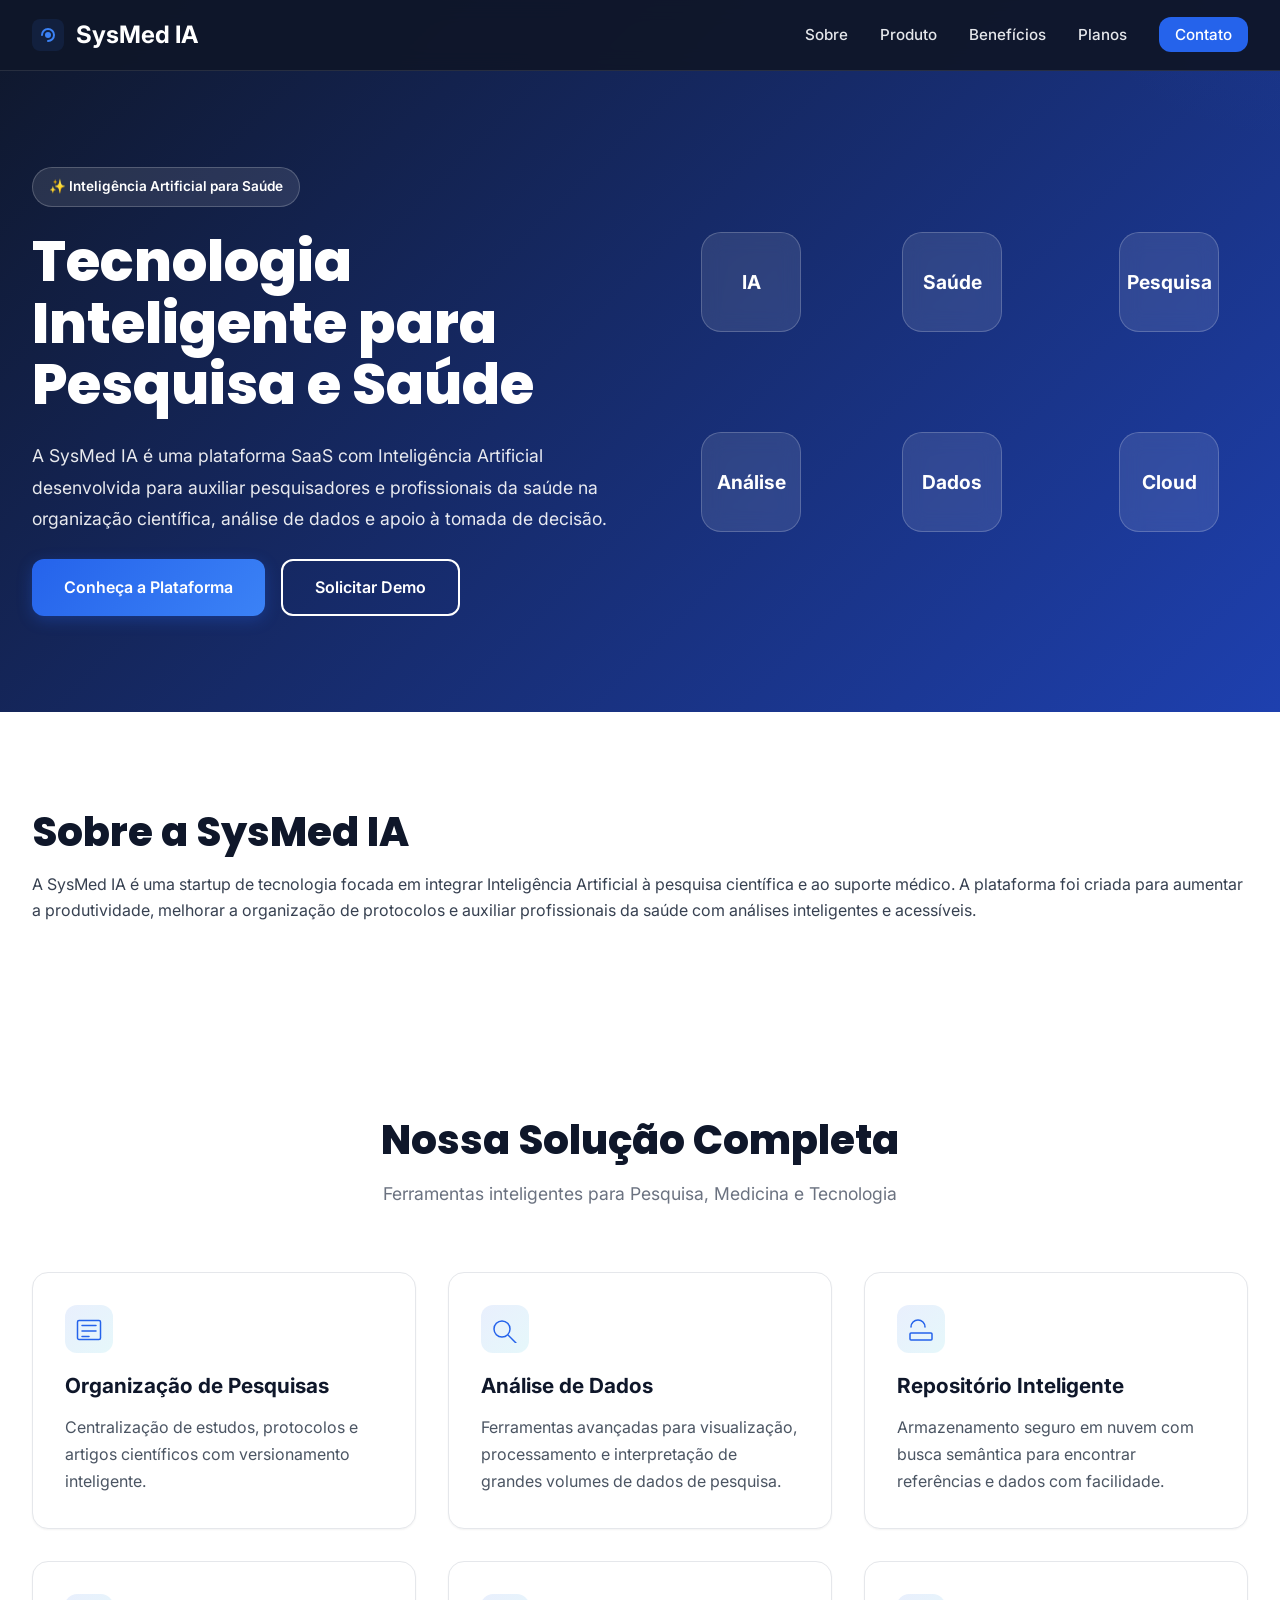
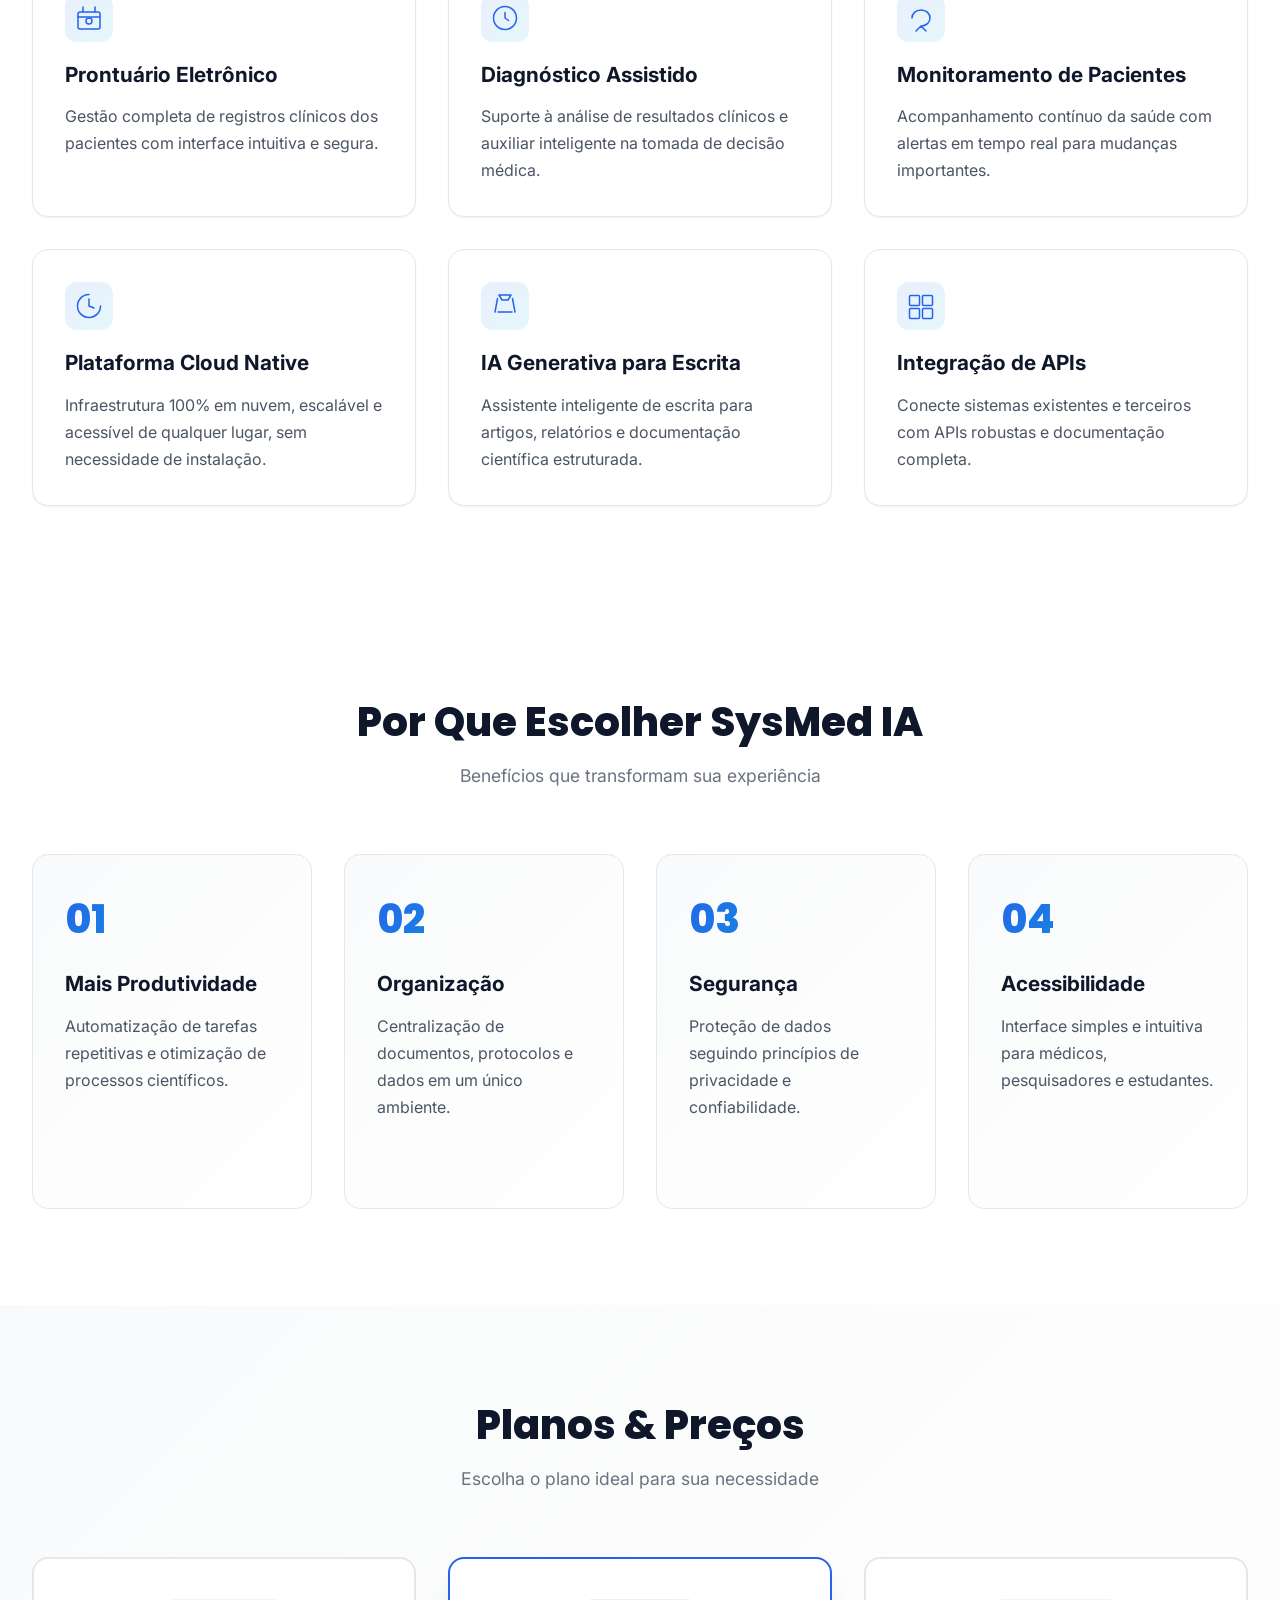
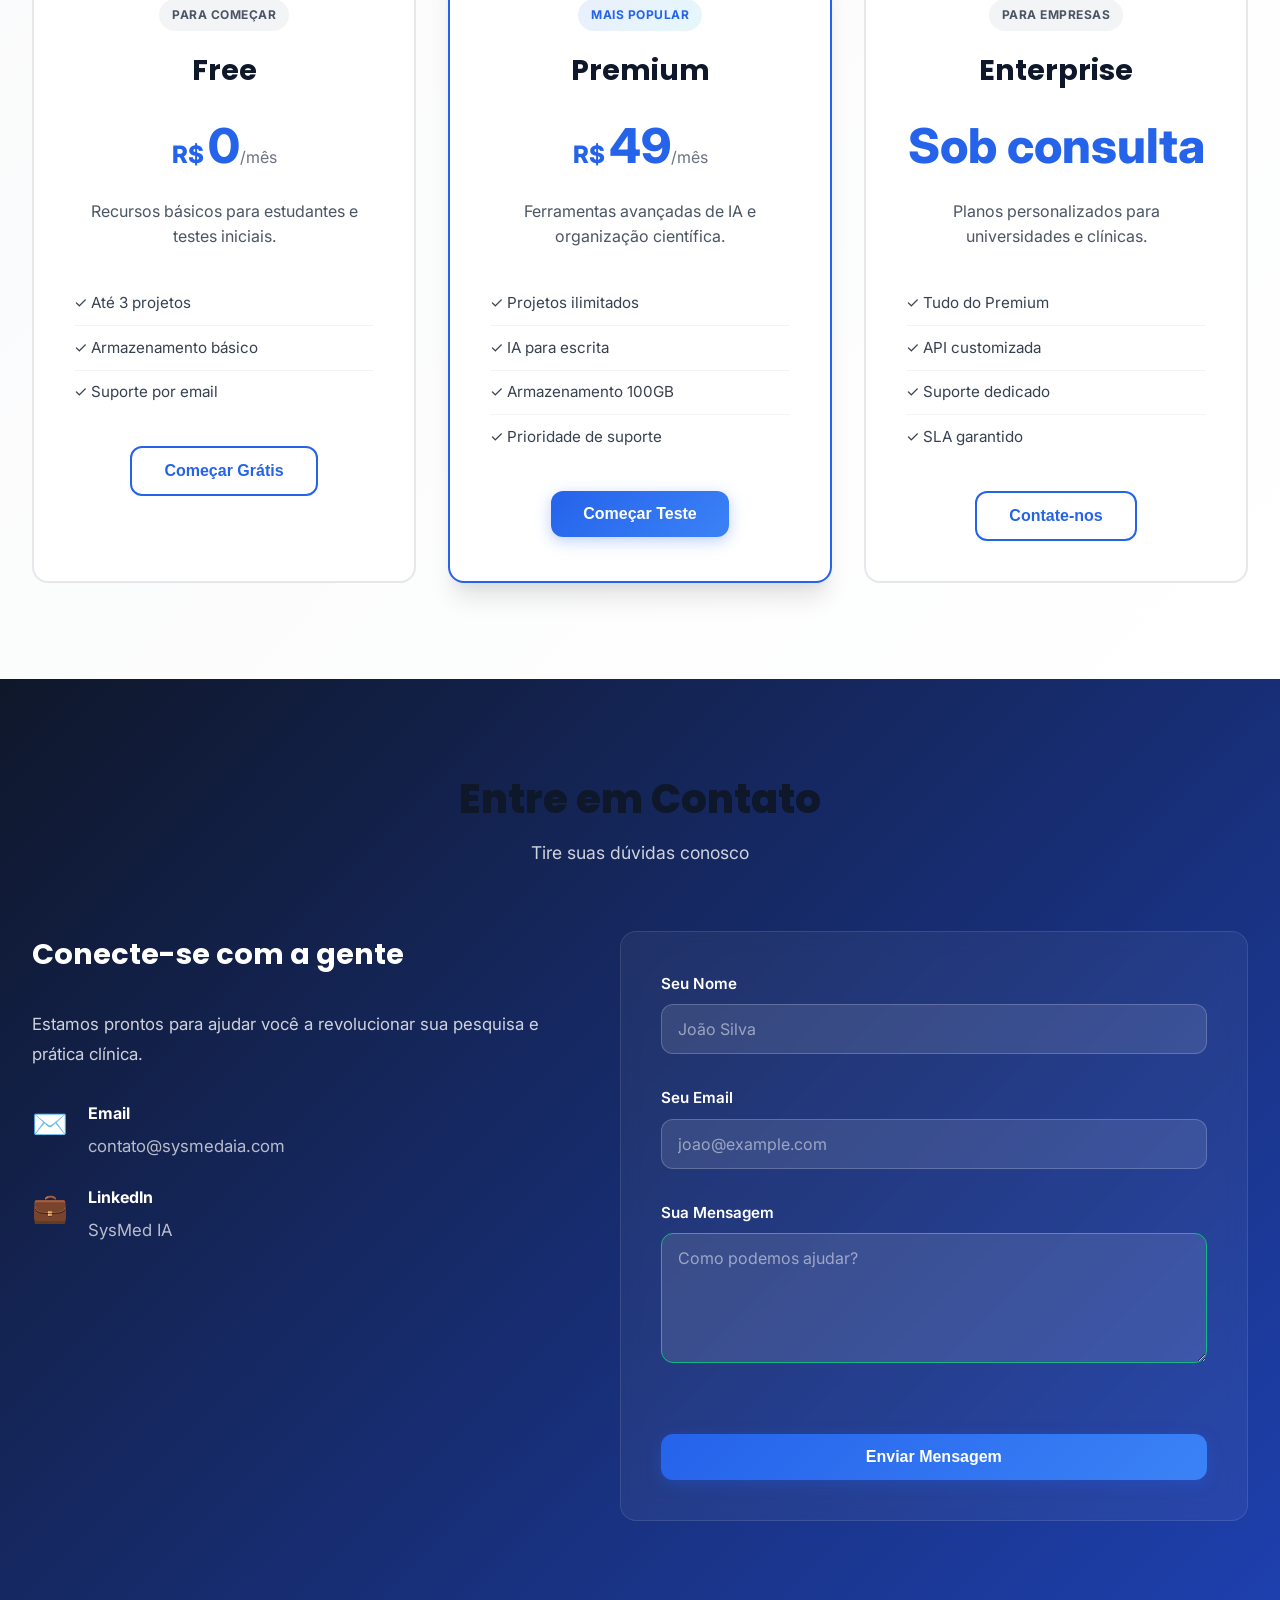
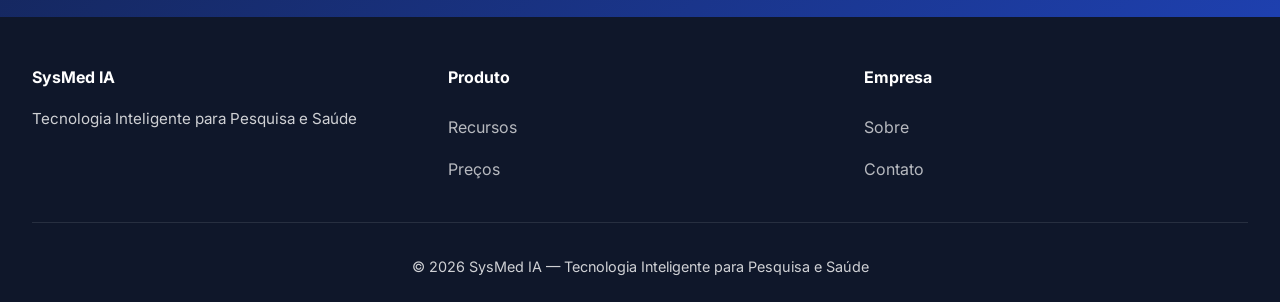
<file: index.html>
<!doctype html>
<html lang="pt-BR">
  <head>
    <meta charset="UTF-8" />
    <meta name="viewport" content="width=device-width, initial-scale=1.0" />
    <title>SysMed IA - Plataforma de IA para Saúde e Pesquisa</title>
    <link rel="stylesheet" href="style.css" />
    <link rel="shortcut icon" href="assets/LogoSisMed.png"/>
    <link rel="preconnect" href="https://fonts.googleapis.com" />
    <link rel="preconnect" href="https://fonts.gstatic.com" crossorigin />
    <link
      href="https://fonts.googleapis.com/css2?family=Inter:wght@300;400;500;600;700&family=Poppins:wght@600;700;800&display=swap"
      rel="stylesheet"
    />
  </head>

  <body>
    <!-- Tela de Loading -->
    <div id="loading-screen" aria-hidden="false">
      <div class="loader-wrap">
        <img src="assets/LogoSisMed.png" alt="SysMed IA" class="loader-logo" />
        <div class="loader-text">Carregando SysMed IA</div>
        <div
          class="loader-bar"
          role="progressbar"
          aria-valuemin="0"
          aria-valuemax="100"
          aria-valuenow="0"
        >
          <div class="loader-bar-fill"></div>
        </div>
      </div>
    </div>

    <header>
      <nav class="navbar">
        <div class="nav-content">
          <div class="logo">
            <svg
              width="32"
              height="32"
              viewBox="0 0 32 32"
              fill="none"
              xmlns="http://www.w3.org/2000/svg"
            >
              <rect
                width="32"
                height="32"
                rx="8"
                fill="currentColor"
                opacity="0.1"
              />
              <path
                d="M10 16C10 12.686 12.686 10 16 10C19.314 10 22 12.686 22 16C22 19.314 19.314 22 16 22"
                stroke="currentColor"
                stroke-width="2"
                stroke-linecap="round"
              />
              <circle cx="16" cy="16" r="3" fill="currentColor" />
            </svg>
            <span>SysMed IA</span>
          </div>

          <ul class="nav-links">
            <li><a href="#sobre">Sobre</a></li>
            <li><a href="#produto">Produto</a></li>
            <li><a href="#beneficios">Benefícios</a></li>
            <li><a href="#planos">Planos</a></li>
            <li><a href="#contato" class="nav-cta">Contato</a></li>
          </ul>
        </div>
      </nav>

      <div class="hero">
        <div class="hero-content">
          <div class="hero-badge">✨ Inteligência Artificial para Saúde</div>
          <h1>Tecnologia Inteligente para Pesquisa e Saúde</h1>
          <p>
            A SysMed IA é uma plataforma SaaS com Inteligência Artificial
            desenvolvida para auxiliar pesquisadores e profissionais da saúde na
            organização científica, análise de dados e apoio à tomada de
            decisão.
          </p>
          <div class="hero-buttons">
            <a href="#produto" class="btn btn-primary">Conheça a Plataforma</a>
            <a href="#contato" class="btn btn-secondary">Solicitar Demo</a>
          </div>
        </div>
        <div class="hero-visual">
          <div class="floating-card">IA</div>
          <div class="floating-card card-2">Saúde</div>
          <div class="floating-card card-3">Pesquisa</div>
          <div class="floating-card card-4">Análise</div>
          <div class="floating-card card-5">Dados</div>
          <div class="floating-card card-6">Cloud</div>
        </div>
      </div>
    </header>

    <section id="sobre">
      <h2 class="section-title">Sobre a SysMed IA</h2>

      <p>
        A SysMed IA é uma startup de tecnologia focada em integrar Inteligência
        Artificial à pesquisa científica e ao suporte médico. A plataforma foi
        criada para aumentar a produtividade, melhorar a organização de
        protocolos e auxiliar profissionais da saúde com análises inteligentes e
        acessíveis.
      </p>
    </section>

    <section id="produto" class="features-section">
      <div class="section-header">
        <h2 class="section-title">Nossa Solução Completa</h2>
        <p class="section-subtitle">
          Ferramentas inteligentes para Pesquisa, Medicina e Tecnologia
        </p>
      </div>

      <div class="cards">
        <!-- PESQUISA -->
        <div class="card">
          <div class="card-icon">
            <svg
              width="28"
              height="28"
              viewBox="0 0 28 28"
              fill="none"
              xmlns="http://www.w3.org/2000/svg"
            >
              <path
                d="M7 10.5H21M7 16H21M7 21.5H14M4 5.5H24C24.8284 5.5 25.5 6.17157 25.5 7V23C25.5 23.8284 24.8284 24.5 24 24.5H4C3.17157 24.5 2.5 23.8284 2.5 23V7C2.5 6.17157 3.17157 5.5 4 5.5Z"
                stroke="currentColor"
                stroke-width="1.5"
                stroke-linecap="round"
                stroke-linejoin="round"
              />
            </svg>
          </div>
          <h3>Organização de Pesquisas</h3>
          <p>
            Centralização de estudos, protocolos e artigos científicos com
            versionamento inteligente.
          </p>
        </div>

        <div class="card">
          <div class="card-icon">
            <svg
              width="28"
              height="28"
              viewBox="0 0 28 28"
              fill="none"
              xmlns="http://www.w3.org/2000/svg"
            >
              <circle
                cx="11"
                cy="14"
                r="8"
                stroke="currentColor"
                stroke-width="1.5"
              />
              <path
                d="M17.5 20.5L25 28"
                stroke="currentColor"
                stroke-width="1.5"
                stroke-linecap="round"
              />
            </svg>
          </div>
          <h3>Análise de Dados</h3>
          <p>
            Ferramentas avançadas para visualização, processamento e
            interpretação de grandes volumes de dados de pesquisa.
          </p>
        </div>

        <div class="card">
          <div class="card-icon">
            <svg
              width="28"
              height="28"
              viewBox="0 0 28 28"
              fill="none"
              xmlns="http://www.w3.org/2000/svg"
            >
              <path
                d="M4 12C4 8.13401 7.13401 5 11 5C14.866 5 18 8.13401 18 12M10 18H24C24.5523 18 25 18.4477 25 19V24C25 24.5523 24.5523 25 24 25H4C3.44772 25 3 24.5523 3 24V19C3 18.4477 3.44772 18 4 18Z"
                stroke="currentColor"
                stroke-width="1.5"
                stroke-linecap="round"
                stroke-linejoin="round"
              />
            </svg>
          </div>
          <h3>Repositório Inteligente</h3>
          <p>
            Armazenamento seguro em nuvem com busca semântica para encontrar
            referências e dados com facilidade.
          </p>
        </div>

        <!-- MEDICINA -->
        <div class="card">
          <div class="card-icon">
            <svg
              width="28"
              height="28"
              viewBox="0 0 28 28"
              fill="none"
              xmlns="http://www.w3.org/2000/svg"
            >
              <rect
                x="3"
                y="8"
                width="22"
                height="17"
                rx="2"
                stroke="currentColor"
                stroke-width="1.5"
              />
              <path
                d="M3 13H25M8 3V8M20 3V8"
                stroke="currentColor"
                stroke-width="1.5"
                stroke-linecap="round"
              />
              <circle
                cx="14"
                cy="17"
                r="3"
                stroke="currentColor"
                stroke-width="1.5"
              />
            </svg>
          </div>
          <h3>Prontuário Eletrônico</h3>
          <p>
            Gestão completa de registros clínicos dos pacientes com interface
            intuitiva e segura.
          </p>
        </div>

        <div class="card">
          <div class="card-icon">
            <svg
              width="28"
              height="28"
              viewBox="0 0 28 28"
              fill="none"
              xmlns="http://www.w3.org/2000/svg"
            >
              <circle
                cx="14"
                cy="14"
                r="11.5"
                stroke="currentColor"
                stroke-width="1.5"
              />
              <path
                d="M14 8.5V14L17.5 16.5"
                stroke="currentColor"
                stroke-width="1.5"
                stroke-linecap="round"
                stroke-linejoin="round"
              />
            </svg>
          </div>
          <h3>Diagnóstico Assistido</h3>
          <p>
            Suporte à análise de resultados clínicos e auxiliar inteligente na
            tomada de decisão médica.
          </p>
        </div>

        <div class="card">
          <div class="card-icon">
            <svg
              width="28"
              height="28"
              viewBox="0 0 28 28"
              fill="none"
              xmlns="http://www.w3.org/2000/svg"
            >
              <path
                d="M5 14C5 9.58172 8.58172 6 14 6C19.4183 6 23 9.58172 23 14C23 18.4183 19.4183 22 14 22M14 22L19 27M14 22L9 27"
                stroke="currentColor"
                stroke-width="1.5"
                stroke-linecap="round"
                stroke-linejoin="round"
              />
            </svg>
          </div>
          <h3>Monitoramento de Pacientes</h3>
          <p>
            Acompanhamento contínuo da saúde com alertas em tempo real para
            mudanças importantes.
          </p>
        </div>

        <!-- TECNOLOGIA -->
        <div class="card">
          <div class="card-icon">
            <svg
              width="28"
              height="28"
              viewBox="0 0 28 28"
              fill="none"
              xmlns="http://www.w3.org/2000/svg"
            >
              <path
                d="M14 2.5C7.5964 2.5 2.5 7.5964 2.5 14C2.5 20.4036 7.5964 25.5 14 25.5C20.4036 25.5 25.5 20.4036 25.5 14"
                stroke="currentColor"
                stroke-width="1.5"
                stroke-linecap="round"
              />
              <path
                d="M14 7V14L19 16"
                stroke="currentColor"
                stroke-width="1.5"
                stroke-linecap="round"
                stroke-linejoin="round"
              />
            </svg>
          </div>
          <h3>Plataforma Cloud Native</h3>
          <p>
            Infraestrutura 100% em nuvem, escalável e acessível de qualquer
            lugar, sem necessidade de instalação.
          </p>
        </div>

        <div class="card">
          <div class="card-icon">
            <svg
              width="28"
              height="28"
              viewBox="0 0 28 28"
              fill="none"
              xmlns="http://www.w3.org/2000/svg"
            >
              <path
                d="M4 20L6.5 6.5M24 20L21.5 6.5M7 20H21M8 3H20L17 8H11L8 3Z"
                stroke="currentColor"
                stroke-width="1.5"
                stroke-linecap="round"
                stroke-linejoin="round"
              />
            </svg>
          </div>
          <h3>IA Generativa para Escrita</h3>
          <p>
            Assistente inteligente de escrita para artigos, relatórios e
            documentação científica estruturada.
          </p>
        </div>

        <div class="card">
          <div class="card-icon">
            <svg
              width="28"
              height="28"
              viewBox="0 0 28 28"
              fill="none"
              xmlns="http://www.w3.org/2000/svg"
            >
              <rect
                x="2.5"
                y="3.5"
                width="10"
                height="10"
                rx="1"
                stroke="currentColor"
                stroke-width="1.5"
              />
              <rect
                x="15.5"
                y="3.5"
                width="10"
                height="10"
                rx="1"
                stroke="currentColor"
                stroke-width="1.5"
              />
              <rect
                x="2.5"
                y="16.5"
                width="10"
                height="10"
                rx="1"
                stroke="currentColor"
                stroke-width="1.5"
              />
              <rect
                x="15.5"
                y="16.5"
                width="10"
                height="10"
                rx="1"
                stroke="currentColor"
                stroke-width="1.5"
              />
            </svg>
          </div>
          <h3>Integração de APIs</h3>
          <p>
            Conecte sistemas existentes e terceiros com APIs robustas e
            documentação completa.
          </p>
        </div>
      </div>
    </section>

    <section id="beneficios" class="benefits-section">
      <div class="section-header">
        <h2 class="section-title">Por Que Escolher SysMed IA</h2>
        <p class="section-subtitle">
          Benefícios que transformam sua experiência
        </p>
      </div>

      <div class="benefits-grid">
        <div class="benefit-card">
          <div class="benefit-number">01</div>
          <h3>Mais Produtividade</h3>
          <p>
            Automatização de tarefas repetitivas e otimização de processos
            científicos.
          </p>
          <div class="benefit-arrow">→</div>
        </div>

        <div class="benefit-card">
          <div class="benefit-number">02</div>
          <h3>Organização</h3>
          <p>
            Centralização de documentos, protocolos e dados em um único
            ambiente.
          </p>
          <div class="benefit-arrow">→</div>
        </div>

        <div class="benefit-card">
          <div class="benefit-number">03</div>
          <h3>Segurança</h3>
          <p>
            Proteção de dados seguindo princípios de privacidade e
            confiabilidade.
          </p>
          <div class="benefit-arrow">→</div>
        </div>

        <div class="benefit-card">
          <div class="benefit-number">04</div>
          <h3>Acessibilidade</h3>
          <p>
            Interface simples e intuitiva para médicos, pesquisadores e
            estudantes.
          </p>
          <div class="benefit-arrow">→</div>
        </div>
      </div>
    </section>

    <section id="planos" class="pricing-section">
      <div class="section-header">
        <h2 class="section-title">Planos & Preços</h2>
        <p class="section-subtitle">
          Escolha o plano ideal para sua necessidade
        </p>
      </div>

      <div class="plans-grid">
        <div class="plan">
          <div class="plan-badge">Para Começar</div>
          <h3>Free</h3>
          <div class="price">
            <span class="currency">R$</span>0<span class="period">/mês</span>
          </div>
          <p>Recursos básicos para estudantes e testes iniciais.</p>
          <ul class="features-list">
            <li>✓ Até 3 projetos</li>
            <li>✓ Armazenamento básico</li>
            <li>✓ Suporte por email</li>
          </ul>
          <button class="btn btn-outline">Começar Grátis</button>
        </div>

        <div class="plan plan-featured">
          <div class="plan-badge badge-popular">Mais Popular</div>
          <h3>Premium</h3>
          <div class="price">
            <span class="currency">R$</span>49<span class="period">/mês</span>
          </div>
          <p>Ferramentas avançadas de IA e organização científica.</p>
          <ul class="features-list">
            <li>✓ Projetos ilimitados</li>
            <li>✓ IA para escrita</li>
            <li>✓ Armazenamento 100GB</li>
            <li>✓ Prioridade de suporte</li>
          </ul>
          <button class="btn btn-primary">Começar Teste</button>
        </div>

        <div class="plan">
          <div class="plan-badge">Para Empresas</div>
          <h3>Enterprise</h3>
          <div class="price">Sob consulta</div>
          <p>Planos personalizados para universidades e clínicas.</p>
          <ul class="features-list">
            <li>✓ Tudo do Premium</li>
            <li>✓ API customizada</li>
            <li>✓ Suporte dedicado</li>
            <li>✓ SLA garantido</li>
          </ul>
          <button class="btn btn-outline">Contate-nos</button>
        </div>
      </div>
    </section>

    <section id="contato" class="contact-section">
      <div class="section-header">
        <h2 class="section-title">Entre em Contato</h2>
        <p class="section-subtitle">Tire suas dúvidas conosco</p>
      </div>

      <div class="contact-wrapper">
        <div class="contact-info">
          <h3>Conecte-se com a gente</h3>
          <p>
            Estamos prontos para ajudar você a revolucionar sua pesquisa e
            prática clínica.
          </p>

          <div class="contact-items">
            <div class="contact-item">
              <div class="contact-icon">✉️</div>
              <div>
                <h4>Email</h4>
                <p>contato@sysmedaia.com</p>
              </div>
            </div>
            <div class="contact-item">
              <div class="contact-icon">💼</div>
              <div>
                <h4>LinkedIn</h4>
                <p>SysMed IA</p>
              </div>
            </div>
          </div>
        </div>

        <form class="contact-form" id="contact-form">
          <div class="form-group">
            <label for="name">Seu Nome</label>
            <input type="text" id="name" placeholder="João Silva" required />
          </div>
          <div class="form-group">
            <label for="email">Seu Email</label>
            <input
              type="email"
              id="email"
              placeholder="joao@example.com"
              required
            />
          </div>
          <div class="form-group">
            <label for="message">Sua Mensagem</label>
            <textarea
              id="message"
              rows="5"
              placeholder="Como podemos ajudar?"
            ></textarea>
          </div>
          <button type="submit" class="btn btn-primary btn-block">
            Enviar Mensagem
          </button>
        </form>
      </div>
    </section>

    <footer class="footer">
      <div class="footer-content">
        <div class="footer-section">
          <h4>SysMed IA</h4>
          <p>Tecnologia Inteligente para Pesquisa e Saúde</p>
        </div>
        <div class="footer-section">
          <h4>Produto</h4>
          <ul>
            <li><a href="#produto">Recursos</a></li>
            <li><a href="#planos">Preços</a></li>
          </ul>
        </div>
        <div class="footer-section">
          <h4>Empresa</h4>
          <ul>
            <li><a href="#sobre">Sobre</a></li>
            <li><a href="#contato">Contato</a></li>
          </ul>
        </div>
      </div>
      <div class="footer-bottom">
        <p>© 2026 SysMed IA — Tecnologia Inteligente para Pesquisa e Saúde</p>
      </div>
    </footer>

    <script src="script.js"></script>
  </body>
</html>
</file>
<file: style.css>
/* ============================================
   VARIÁVEIS & RESET
   ============================================ */
:root {
  --primary: #2563eb;
  --primary-dark: #1e40af;
  --primary-light: #3b82f6;
  --secondary: #0f172a;
  --accent: #06b6d4;
  --white: #ffffff;
  --gray-50: #f9fafb;
  --gray-100: #f3f4f6;
  --gray-200: #e5e7eb;
  --gray-300: #d1d5db;
  --gray-400: #9ca3af;
  --gray-500: #6b7280;
  --gray-600: #4b5563;
  --gray-700: #374151;
  --gray-800: #1f2937;
  --gray-900: #111827;

  --radius-sm: 6px;
  --radius-md: 12px;
  --radius-lg: 16px;
  --radius-xl: 20px;

  --shadow-sm: 0 1px 2px 0 rgba(0, 0, 0, 0.05);
  --shadow-md:
    0 4px 6px -1px rgba(0, 0, 0, 0.1), 0 2px 4px -1px rgba(0, 0, 0, 0.06);
  --shadow-lg:
    0 10px 15px -3px rgba(0, 0, 0, 0.1), 0 4px 6px -2px rgba(0, 0, 0, 0.05);
  --shadow-xl:
    0 20px 25px -5px rgba(0, 0, 0, 0.1), 0 10px 10px -5px rgba(0, 0, 0, 0.04);
}

* {
  margin: 0;
  padding: 0;
  box-sizing: border-box;
}

html {
  scroll-behavior: smooth;
}

body {
  font-family:
    "Inter",
    -apple-system,
    BlinkMacSystemFont,
    "Segoe UI",
    sans-serif;
  background: var(--white);
  color: var(--gray-700);
  line-height: 1.6;
  font-size: 16px;
  overflow-x: hidden;
}

/* ============================================
   LOADING SCREEN
   ============================================ */
#loading-screen {
  position: fixed;
  inset: 0;
  display: flex;
  align-items: center;
  justify-content: center;
  background: linear-gradient(
    180deg,
    rgba(15, 23, 42, 0.98),
    rgba(37, 99, 235, 0.85)
  );
  color: var(--white);
  z-index: 3000;
  transition:
    opacity 0.5s ease,
    visibility 0.5s ease;
}

#loading-screen.hidden {
  opacity: 0;
  visibility: hidden;
  pointer-events: none;
}

.loader-wrap {
  text-align: center;
  max-width: 320px;
}

.loader-logo {
  width: 72px;
  height: 72px;
  object-fit: contain;
  margin: 0 auto 12px;
  filter: drop-shadow(0 8px 20px rgba(0, 0, 0, 0.4));
  animation: logoPulse 1.6s ease-in-out infinite;
}

.loader-text {
  font-weight: 700;
  margin-bottom: 12px;
  letter-spacing: 0.2px;
}

.loader-bar {
  width: 100%;
  height: 8px;
  background: rgba(255, 255, 255, 0.12);
  border-radius: 999px;
  overflow: hidden;
}

.loader-bar-fill {
  width: 0%;
  height: 100%;
  background: linear-gradient(90deg, var(--primary-light), var(--accent));
  transition: width 0.3s linear;
}

@keyframes logoPulse {
  0%,
  100% {
    transform: scale(1);
    filter: drop-shadow(0 8px 20px rgba(0, 0, 0, 0.35));
  }
  50% {
    transform: scale(1.06);
    filter: drop-shadow(0 18px 30px rgba(0, 0, 0, 0.45));
  }
}

/* ============================================
   HEADER & NAVIGATION
   ============================================ */
header {
  background: linear-gradient(
    135deg,
    var(--secondary) 0%,
    var(--primary-dark) 100%
  );
  color: var(--white);
  position: relative;
  overflow: hidden;
}

header::before {
  content: "";
  position: absolute;
  top: -50%;
  right: -20%;
  width: 500px;
  height: 500px;
  background: radial-gradient(
    circle,
    rgba(37, 99, 235, 0.1) 0%,
    transparent 70%
  );
  border-radius: 50%;
  pointer-events: none;
}

.navbar {
  position: sticky;
  top: 0;
  background: rgba(15, 23, 42, 0.95);
  backdrop-filter: blur(10px);
  border-bottom: 1px solid rgba(255, 255, 255, 0.1);
  z-index: 1000;
  transition: all 0.3s ease;
}

.nav-content {
  max-width: 1400px;
  margin: 0 auto;
  display: flex;
  justify-content: space-between;
  align-items: center;
  padding: 1rem 2rem;
}

.logo {
  display: flex;
  align-items: center;
  gap: 0.75rem;
  font-size: 1.5rem;
  font-weight: 700;
  color: var(--white);
  text-decoration: none;
  transition: transform 0.3s ease;
}

.logo:hover {
  transform: scale(1.02);
}

.logo svg {
  color: var(--primary-light);
}

.nav-links {
  display: flex;
  list-style: none;
  gap: 2rem;
  align-items: center;
}

.nav-links a {
  color: var(--gray-200);
  text-decoration: none;
  font-size: 0.95rem;
  font-weight: 500;
  transition: color 0.3s ease;
  position: relative;
}

.nav-links a::after {
  content: "";
  position: absolute;
  width: 0;
  height: 2px;
  bottom: -4px;
  left: 0;
  background: var(--primary-light);
  transition: width 0.3s ease;
}

.nav-links a:hover {
  color: var(--white);
}

.nav-links a:hover::after {
  width: 100%;
}

.nav-cta {
  background: var(--primary);
  color: var(--white) !important;
  padding: 0.5rem 1rem;
  border-radius: var(--radius-md);
  transition: all 0.3s ease;
}

.nav-cta::after {
  display: none;
}

.nav-cta:hover {
  background: var(--primary-light);
  transform: translateY(-2px);
  box-shadow: 0 8px 16px rgba(37, 99, 235, 0.3);
}

/* ============================================
   HERO SECTION
   ============================================ */
.hero {
  display: grid;
  grid-template-columns: 1fr 1fr;
  gap: 4rem;
  align-items: center;
  padding: 6rem 2rem;
  max-width: 1400px;
  margin: 0 auto;
  position: relative;
  z-index: 1;
}

.hero-content {
  display: flex;
  flex-direction: column;
  gap: 1.5rem;
}

.hero-badge {
  display: inline-flex;
  align-items: center;
  gap: 0.5rem;
  background: rgba(255, 255, 255, 0.1);
  border: 1px solid rgba(255, 255, 255, 0.2);
  color: var(--white);
  padding: 0.5rem 1rem;
  border-radius: 2rem;
  font-size: 0.85rem;
  font-weight: 600;
  width: fit-content;
  animation: fadeInUp 0.8s ease;
}

.hero h1 {
  font-family: "Poppins", sans-serif;
  font-size: 3.5rem;
  font-weight: 800;
  line-height: 1.1;
  color: var(--white);
  animation: fadeInUp 0.8s ease 0.1s both;
}

.hero p {
  font-size: 1.1rem;
  line-height: 1.8;
  color: rgba(255, 255, 255, 0.9);
  animation: fadeInUp 0.8s ease 0.2s both;
}

.hero-buttons {
  display: flex;
  gap: 1rem;
  flex-wrap: wrap;
  animation: fadeInUp 0.8s ease 0.3s both;
}

.hero-visual {
  position: relative;
  height: 400px;
  display: flex;
  align-items: center;
  justify-content: center;
}

/* ============================================
   ANIMAÇÕES ADICIONAIS
   ============================================ */
.floating-card {
  will-change: transform;
  transition:
    transform 0.45s cubic-bezier(0.2, 0.9, 0.3, 1),
    box-shadow 0.35s ease;
}

.floating-card:hover {
  transform: translateY(-14px) scale(1.03) rotate(-1deg);
  box-shadow: 0 18px 30px rgba(16, 24, 40, 0.18);
}

.card-icon {
  transition:
    transform 0.45s cubic-bezier(0.2, 0.9, 0.3, 1),
    box-shadow 0.35s ease,
    background 0.4s ease;
}

.card:hover .card-icon {
  transform: rotate(-6deg) scale(1.08);
}

/* Hover suave em cards: efeito de destaque interno */
.card::after {
  content: "";
  position: absolute;
  inset: 0;
  background: radial-gradient(
    circle at 20% 20%,
    rgba(6, 182, 212, 0.04),
    transparent 20%
  );
  opacity: 0;
  transition: opacity 0.45s ease;
}

.card:hover::after {
  opacity: 1;
}

.floating-card:nth-child(1) {
  top: 10%;
  left: 5%;
  animation-delay: 0s;
}

.floating-card:nth-child(2) {
  top: 10%;
  left: 40%;
  animation-delay: 0.5s;
}

.floating-card:nth-child(3) {
  top: 10%;
  right: 5%;
  animation-delay: 1s;
}

.floating-card:nth-child(4) {
  bottom: 15%;
  left: 5%;
  animation-delay: 0.3s;
}

.floating-card:nth-child(5) {
  bottom: 15%;
  left: 40%;
  animation-delay: 1.5s;
}

.floating-card:nth-child(6) {
  bottom: 15%;
  right: 5%;
  animation-delay: 0.8s;
}

.floating-card {
  position: absolute;
  background: rgba(255, 255, 255, 0.1);
  backdrop-filter: blur(10px);
  border: 1px solid rgba(255, 255, 255, 0.2);
  width: 100px;
  height: 100px;
  border-radius: var(--radius-xl);
  display: flex;
  align-items: center;
  justify-content: center;
  font-weight: 700;
  color: var(--white);
  font-size: 1.2rem;
  animation: float 6s ease-in-out infinite;
}

.card-2 {
  animation: float 6s ease-in-out infinite 1s;
}

.card-3 {
  animation: float 6s ease-in-out infinite 2s;
}

.card-4 {
  animation: float 6s ease-in-out infinite 0.5s;
}

.card-5 {
  animation: float 6s ease-in-out infinite 1.5s;
}

.card-6 {
  animation: float 6s ease-in-out infinite 2.5s;
}

@keyframes float {
  0%,
  100% {
    transform: translateY(0px);
  }
  50% {
    transform: translateY(-20px);
  }
}

@keyframes fadeInUp {
  from {
    opacity: 0;
    transform: translateY(30px);
  }
  to {
    opacity: 1;
    transform: translateY(0);
  }
}

/* ============================================
   SECTIONS
   ============================================ */
section {
  padding: 6rem 2rem;
  max-width: 1400px;
  margin: 0 auto;
}

.section-header {
  text-align: center;
  margin-bottom: 4rem;
  animation: fadeInUp 0.8s ease;
}

.section-title {
  font-family: "Poppins", sans-serif;
  font-size: 2.5rem;
  font-weight: 800;
  color: var(--secondary);
  margin-bottom: 1rem;
  line-height: 1.2;
}

.section-subtitle {
  font-size: 1.1rem;
  color: var(--gray-500);
  max-width: 600px;
  margin: 0 auto;
}

/* ============================================
   CARDS - FEATURES
   ============================================ */
.cards {
  display: grid;
  grid-template-columns: repeat(auto-fit, minmax(300px, 1fr));
  gap: 2rem;
  margin-top: 3rem;
}

.card {
  background: var(--white);
  border: 1px solid var(--gray-200);
  padding: 2rem;
  border-radius: var(--radius-lg);
  box-shadow: var(--shadow-sm);
  transition: all 0.3s cubic-bezier(0.4, 0, 0.2, 1);
  position: relative;
  overflow: hidden;
}

.card::before {
  content: "";
  position: absolute;
  top: 0;
  left: 0;
  width: 100%;
  height: 4px;
  background: linear-gradient(90deg, var(--primary) 0%, var(--accent) 100%);
  transform: scaleX(0);
  transform-origin: left;
  transition: transform 0.3s ease;
}

.card:hover::before {
  transform: scaleX(1);
}

.card:hover {
  border-color: var(--primary-light);
  box-shadow: var(--shadow-xl);
  transform: translateY(-8px);
}

.card-icon {
  width: 48px;
  height: 48px;
  background: linear-gradient(
    135deg,
    rgba(37, 99, 235, 0.1),
    rgba(6, 182, 212, 0.1)
  );
  border-radius: var(--radius-md);
  display: flex;
  align-items: center;
  justify-content: center;
  color: var(--primary);
  margin-bottom: 1rem;
  transition: all 0.3s ease;
}

.card:hover .card-icon {
  background: linear-gradient(135deg, var(--primary), var(--accent));
  color: var(--white);
  transform: scale(1.1);
}

.card h3 {
  font-size: 1.3rem;
  font-weight: 700;
  color: var(--secondary);
  margin-bottom: 0.75rem;
}

.card p {
  color: var(--gray-600);
  line-height: 1.7;
}

/* ============================================
   BENEFITS SECTION
   ============================================ */
.benefits-grid {
  display: grid;
  grid-template-columns: repeat(auto-fit, minmax(260px, 1fr));
  gap: 2rem;
  margin-top: 3rem;
}

.benefit-card {
  background: linear-gradient(135deg, var(--gray-50) 0%, var(--white) 100%);
  border: 1px solid var(--gray-200);
  padding: 2rem;
  border-radius: var(--radius-lg);
  transition: all 0.3s ease;
  position: relative;
  overflow: hidden;
}

.benefit-card::after {
  content: "";
  position: absolute;
  top: -50%;
  right: -50%;
  width: 200px;
  height: 200px;
  background: radial-gradient(
    circle,
    rgba(37, 99, 235, 0.05) 0%,
    transparent 70%
  );
  border-radius: 50%;
  transition: all 0.3s ease;
}

.benefit-card:hover {
  transform: translateY(-4px);
  box-shadow: var(--shadow-lg);
  border-color: var(--primary-light);
}

.benefit-card:hover::after {
  top: -20%;
  right: -20%;
}

.benefit-number {
  font-family: "Poppins", sans-serif;
  font-size: 2.5rem;
  font-weight: 800;
  background: linear-gradient(135deg, var(--primary), var(--accent));
  -webkit-background-clip: text;
  -webkit-text-fill-color: transparent;
  background-clip: text;
  margin-bottom: 1rem;
}

.benefit-card h3 {
  font-size: 1.3rem;
  font-weight: 700;
  color: var(--secondary);
  margin-bottom: 0.75rem;
}

.benefit-card p {
  color: var(--gray-600);
  line-height: 1.7;
  margin-bottom: 1rem;
}

.benefit-arrow {
  color: var(--primary);
  font-size: 1.5rem;
  opacity: 0;
  transition: all 0.3s ease;
}

.benefit-card:hover .benefit-arrow {
  opacity: 1;
  transform: translateX(4px);
}

/* ============================================
   PRICING SECTION
   ============================================ */
.pricing-section {
  background: linear-gradient(135deg, var(--gray-50) 0%, var(--white) 100%);
}

.plans-grid {
  display: grid;
  grid-template-columns: repeat(auto-fit, minmax(300px, 1fr));
  gap: 2rem;
  margin-top: 3rem;
}

.plan {
  background: var(--white);
  border: 2px solid var(--gray-200);
  border-radius: var(--radius-lg);
  padding: 2.5rem;
  text-align: center;
  position: relative;
  transition: all 0.3s ease;
  overflow: hidden;
}

.plan::before {
  content: "";
  position: absolute;
  top: 0;
  left: 0;
  right: 0;
  height: 4px;
  background: linear-gradient(90deg, var(--primary), var(--accent));
  transform: scaleX(0);
  transform-origin: left;
  transition: transform 0.3s ease;
}

.plan:hover::before {
  transform: scaleX(1);
}

.plan-featured {
  border-color: var(--primary);
  transform: scale(1.05);
  box-shadow: var(--shadow-xl);
}

.plan-featured:hover {
  transform: scale(1.08) translateY(-8px);
}

.plan:hover {
  border-color: var(--primary-light);
  box-shadow: var(--shadow-lg);
  transform: translateY(-4px);
}

.plan-badge {
  display: inline-block;
  background: var(--gray-100);
  color: var(--gray-600);
  padding: 0.4rem 0.8rem;
  border-radius: 2rem;
  font-size: 0.75rem;
  font-weight: 700;
  text-transform: uppercase;
  margin-bottom: 1rem;
  letter-spacing: 0.5px;
}

.badge-popular {
  background: linear-gradient(
    135deg,
    rgba(37, 99, 235, 0.1),
    rgba(6, 182, 212, 0.1)
  );
  color: var(--primary);
}

.plan h3 {
  font-family: "Poppins", sans-serif;
  font-size: 1.8rem;
  font-weight: 700;
  color: var(--secondary);
  margin-bottom: 1rem;
}

.price {
  font-size: 3rem;
  font-weight: 800;
  color: var(--primary);
  margin: 1.5rem 0;
  line-height: 1.2;
}

.currency {
  font-size: 1.5rem;
  margin-right: 0.25rem;
}

.period {
  font-size: 1rem;
  color: var(--gray-500);
  font-weight: 400;
}

.plan > p {
  color: var(--gray-600);
  margin-bottom: 2rem;
}

.features-list {
  list-style: none;
  text-align: left;
  margin: 2rem 0;
  min-height: 120px;
}

.features-list li {
  color: var(--gray-700);
  padding: 0.6rem 0;
  border-bottom: 1px solid var(--gray-100);
  font-size: 0.95rem;
}

.features-list li:last-child {
  border-bottom: none;
}

/* ============================================
   BUTTONS
   ============================================ */
.btn {
  display: inline-flex;
  align-items: center;
  justify-content: center;
  gap: 0.5rem;
  padding: 0.875rem 2rem;
  font-size: 1rem;
  font-weight: 600;
  border: none;
  border-radius: var(--radius-md);
  cursor: pointer;
  text-decoration: none;
  transition: all 0.3s cubic-bezier(0.4, 0, 0.2, 1);
  position: relative;
  overflow: hidden;
}

.btn::before {
  content: "";
  position: absolute;
  top: 50%;
  left: 50%;
  width: 0;
  height: 0;
  background: rgba(255, 255, 255, 0.1);
  border-radius: 50%;
  transform: translate(-50%, -50%);
  transition:
    width 0.6s,
    height 0.6s;
}

.btn:active::before {
  width: 300px;
  height: 300px;
}

.btn-primary {
  background: linear-gradient(135deg, var(--primary), var(--primary-light));
  color: var(--white);
  box-shadow: 0 4px 15px rgba(37, 99, 235, 0.3);
}

.btn-primary:hover {
  transform: translateY(-2px);
  box-shadow: 0 8px 25px rgba(37, 99, 235, 0.4);
}

.btn-secondary {
  background: transparent;
  color: var(--white);
  border: 2px solid var(--white);
}

.btn-secondary:hover {
  background: var(--white);
  color: var(--primary);
  transform: translateY(-2px);
}

.btn-outline {
  background: transparent;
  color: var(--primary);
  border: 2px solid var(--primary);
}

.btn-outline:hover {
  background: var(--primary);
  color: var(--white);
  transform: translateY(-2px);
}

.btn-block {
  width: 100%;
}

/* ============================================
   CONTACT SECTION
   ============================================ */
.contact-section {
  background: linear-gradient(
    135deg,
    var(--secondary) 0%,
    var(--primary-dark) 100%
  );
  color: var(--white);
}

.contact-section .section-header {
  color: var(--white);
}

.contact-section .section-subtitle {
  color: rgba(255, 255, 255, 0.8);
}

.contact-wrapper {
  display: grid;
  grid-template-columns: 1fr 1.2fr;
  gap: 4rem;
  margin-top: 3rem;
}

.contact-info {
  display: flex;
  flex-direction: column;
  gap: 2rem;
}

.contact-info h3 {
  font-family: "Poppins", sans-serif;
  font-size: 1.8rem;
  font-weight: 700;
  color: var(--white);
}

.contact-info p {
  font-size: 1.05rem;
  color: rgba(255, 255, 255, 0.8);
  line-height: 1.8;
}

.contact-items {
  display: flex;
  flex-direction: column;
  gap: 1.5rem;
}

.contact-item {
  display: flex;
  gap: 1rem;
  align-items: flex-start;
}

.contact-icon {
  font-size: 1.8rem;
  min-width: 40px;
}

.contact-item h4 {
  font-weight: 700;
  color: var(--white);
  margin-bottom: 0.25rem;
}

.contact-item p {
  color: rgba(255, 255, 255, 0.7);
  margin: 0;
}

.contact-form {
  background: rgba(255, 255, 255, 0.05);
  backdrop-filter: blur(10px);
  border: 1px solid rgba(255, 255, 255, 0.1);
  padding: 2.5rem;
  border-radius: var(--radius-lg);
}

.form-group {
  margin-bottom: 2rem;
}

.form-group:last-child {
  margin-bottom: 0;
}

.form-group label {
  display: block;
  font-weight: 600;
  color: var(--white);
  margin-bottom: 0.5rem;
  font-size: 0.95rem;
}

.form-group input,
.form-group textarea {
  width: 100%;
  padding: 0.875rem 1rem;
  background: rgba(255, 255, 255, 0.1);
  border: 1px solid rgba(255, 255, 255, 0.2);
  border-radius: var(--radius-md);
  color: var(--white);
  font-family: inherit;
  font-size: 1rem;
  transition: all 0.3s ease;
}

.form-group input::placeholder,
.form-group textarea::placeholder {
  color: rgba(255, 255, 255, 0.5);
}

.form-group input:focus,
.form-group textarea:focus {
  outline: none;
  background: rgba(255, 255, 255, 0.15);
  border-color: var(--accent);
  box-shadow: 0 0 0 3px rgba(6, 182, 212, 0.1);
}

/* ============================================
   FOOTER
   ============================================ */
.footer {
  background: var(--secondary);
  color: rgba(255, 255, 255, 0.8);
  padding: 3rem 2rem 1.5rem;
}

.footer-content {
  display: grid;
  grid-template-columns: repeat(auto-fit, minmax(250px, 1fr));
  gap: 2rem;
  max-width: 1400px;
  margin: 0 auto 2rem;
}

.footer-section h4 {
  color: var(--white);
  font-weight: 700;
  margin-bottom: 1rem;
}

.footer-section p {
  font-size: 0.95rem;
  line-height: 1.6;
}

.footer-section ul {
  list-style: none;
}

.footer-section a {
  color: rgba(255, 255, 255, 0.7);
  text-decoration: none;
  display: block;
  padding: 0.5rem 0;
  transition: color 0.3s ease;
}

.footer-section a:hover {
  color: var(--white);
}

.footer-bottom {
  text-align: center;
  padding-top: 2rem;
  border-top: 1px solid rgba(255, 255, 255, 0.1);
  max-width: 1400px;
  margin: 0 auto;
  font-size: 0.9rem;
}

/* ============================================
   MENU TOGGLE - MOBILE
   ============================================ */
.menu-toggle {
  display: none;
  flex-direction: column;
  gap: 5px;
  background: none;
  border: none;
  cursor: pointer;
  padding: 0.5rem;
  z-index: 1001;
}

.menu-toggle span {
  width: 24px;
  height: 2px;
  background: var(--white);
  border-radius: 2px;
  transition: all 0.3s cubic-bezier(0.4, 0, 0.2, 1);
  transform-origin: center;
}

.menu-toggle.active span:nth-child(1) {
  transform: rotate(45deg) translate(8px, 8px);
}

.menu-toggle.active span:nth-child(2) {
  opacity: 0;
}

.menu-toggle.active span:nth-child(3) {
  transform: rotate(-45deg) translate(7px, -7px);
}

/* ============================================
   NAVBAR SCROLLED STATE
   ============================================ */
.navbar.scrolled {
  box-shadow: 0 10px 30px rgba(0, 0, 0, 0.2);
  padding: 0.75rem 2rem;
}

/* ============================================
   NOTIFICAÇÕES
   ============================================ */
.notification {
  position: fixed;
  top: 80px;
  right: 20px;
  padding: 1rem 1.5rem;
  border-radius: var(--radius-md);
  font-weight: 600;
  z-index: 2000;
  animation:
    slideIn 0.3s ease,
    slideOut 0.3s ease 3.7s;
  max-width: 400px;
  box-shadow: var(--shadow-xl);
}

.notification-success {
  background: linear-gradient(135deg, #10b981 0%, #059669 100%);
  color: var(--white);
}

.notification-error {
  background: linear-gradient(135deg, #ef4444 0%, #dc2626 100%);
  color: var(--white);
}

.notification-info {
  background: linear-gradient(
    135deg,
    var(--primary) 0%,
    var(--primary-dark) 100%
  );
  color: var(--white);
}

@keyframes slideIn {
  from {
    transform: translateX(400px);
    opacity: 0;
  }
  to {
    transform: translateX(0);
    opacity: 1;
  }
}

@keyframes slideOut {
  from {
    transform: translateX(0);
    opacity: 1;
  }
  to {
    transform: translateX(400px);
    opacity: 0;
  }
}

/* ============================================
   FADE IN ANIMATIONS
   ============================================ */
.card,
.plan,
.benefit-card {
  opacity: 0;
  transform: translateY(20px);
  transition: all 0.6s cubic-bezier(0.4, 0, 0.2, 1);
}

.card.visible,
.plan.visible,
.benefit-card.visible {
  opacity: 1;
  transform: translateY(0);
}

/* ============================================
   FORM STYLES - CONTACT
   ============================================ */
.form-group input:valid,
.form-group textarea:valid {
  border-color: #10b981;
}

.form-group input:invalid:not(:placeholder-shown),
.form-group textarea:invalid:not(:placeholder-shown) {
  border-color: #ef4444;
}

.contact-form button {
  margin-top: 2rem;
}

/* ============================================
   LINK FOCUS STATES - ACESSIBILIDADE
   ============================================ */
a:focus-visible,
button:focus-visible {
  outline: 2px solid var(--primary);
  outline-offset: 2px;
}

/* ============================================
   RESPONSIVE
   ============================================ */
@media (max-width: 768px) {
  .menu-toggle {
    display: flex;
  }

  .nav-links {
    position: absolute;
    top: 100%;
    left: 0;
    right: 0;
    background: rgba(15, 23, 42, 0.98);
    backdrop-filter: blur(10px);
    flex-direction: column;
    gap: 0;
    max-height: 0;
    overflow: hidden;
    transition: max-height 0.3s ease;
    border-bottom: 1px solid rgba(255, 255, 255, 0.1);
  }

  .nav-links.active {
    max-height: 300px;
  }

  .nav-links a {
    padding: 1rem 2rem;
    border-bottom: 1px solid rgba(255, 255, 255, 0.05);
    display: block;
  }

  .nav-cta {
    margin: 0.5rem 1rem;
  }

  .nav-links {
    gap: 1rem;
    font-size: 0.9rem;
  }

  .hero {
    grid-template-columns: 1fr;
    padding: 3rem 1rem;
    gap: 2rem;
  }

  .hero h1 {
    font-size: 2.5rem;
  }

  .section-title {
    font-size: 2rem;
  }

  .cards,
  .benefits-grid,
  .plans-grid {
    grid-template-columns: 1fr;
  }

  .plan-featured {
    transform: scale(1);
  }

  .contact-wrapper {
    grid-template-columns: 1fr;
    gap: 2rem;
  }

  .hero-visual {
    display: none;
  }

  .notification {
    right: 10px;
    left: 10px;
    max-width: none;
    top: 60px;
  }
}

@media (max-width: 640px) {
  .nav-content {
    padding: 1rem;
  }

  .logo {
    font-size: 1.2rem;
  }

  .nav-links {
    flex-wrap: wrap;
    gap: 0.5rem;
  }

  .hero-buttons {
    flex-direction: column;
    gap: 1rem;
  }

  .btn {
    width: 100%;
  }

  .hero h1 {
    font-size: 2rem;
  }

  .hero p {
    font-size: 1rem;
  }

  section {
    padding: 3rem 1rem;
  }

  .section-header {
    margin-bottom: 2rem;
  }

  .hero-badge {
    font-size: 0.75rem;
  }
}
</file>
